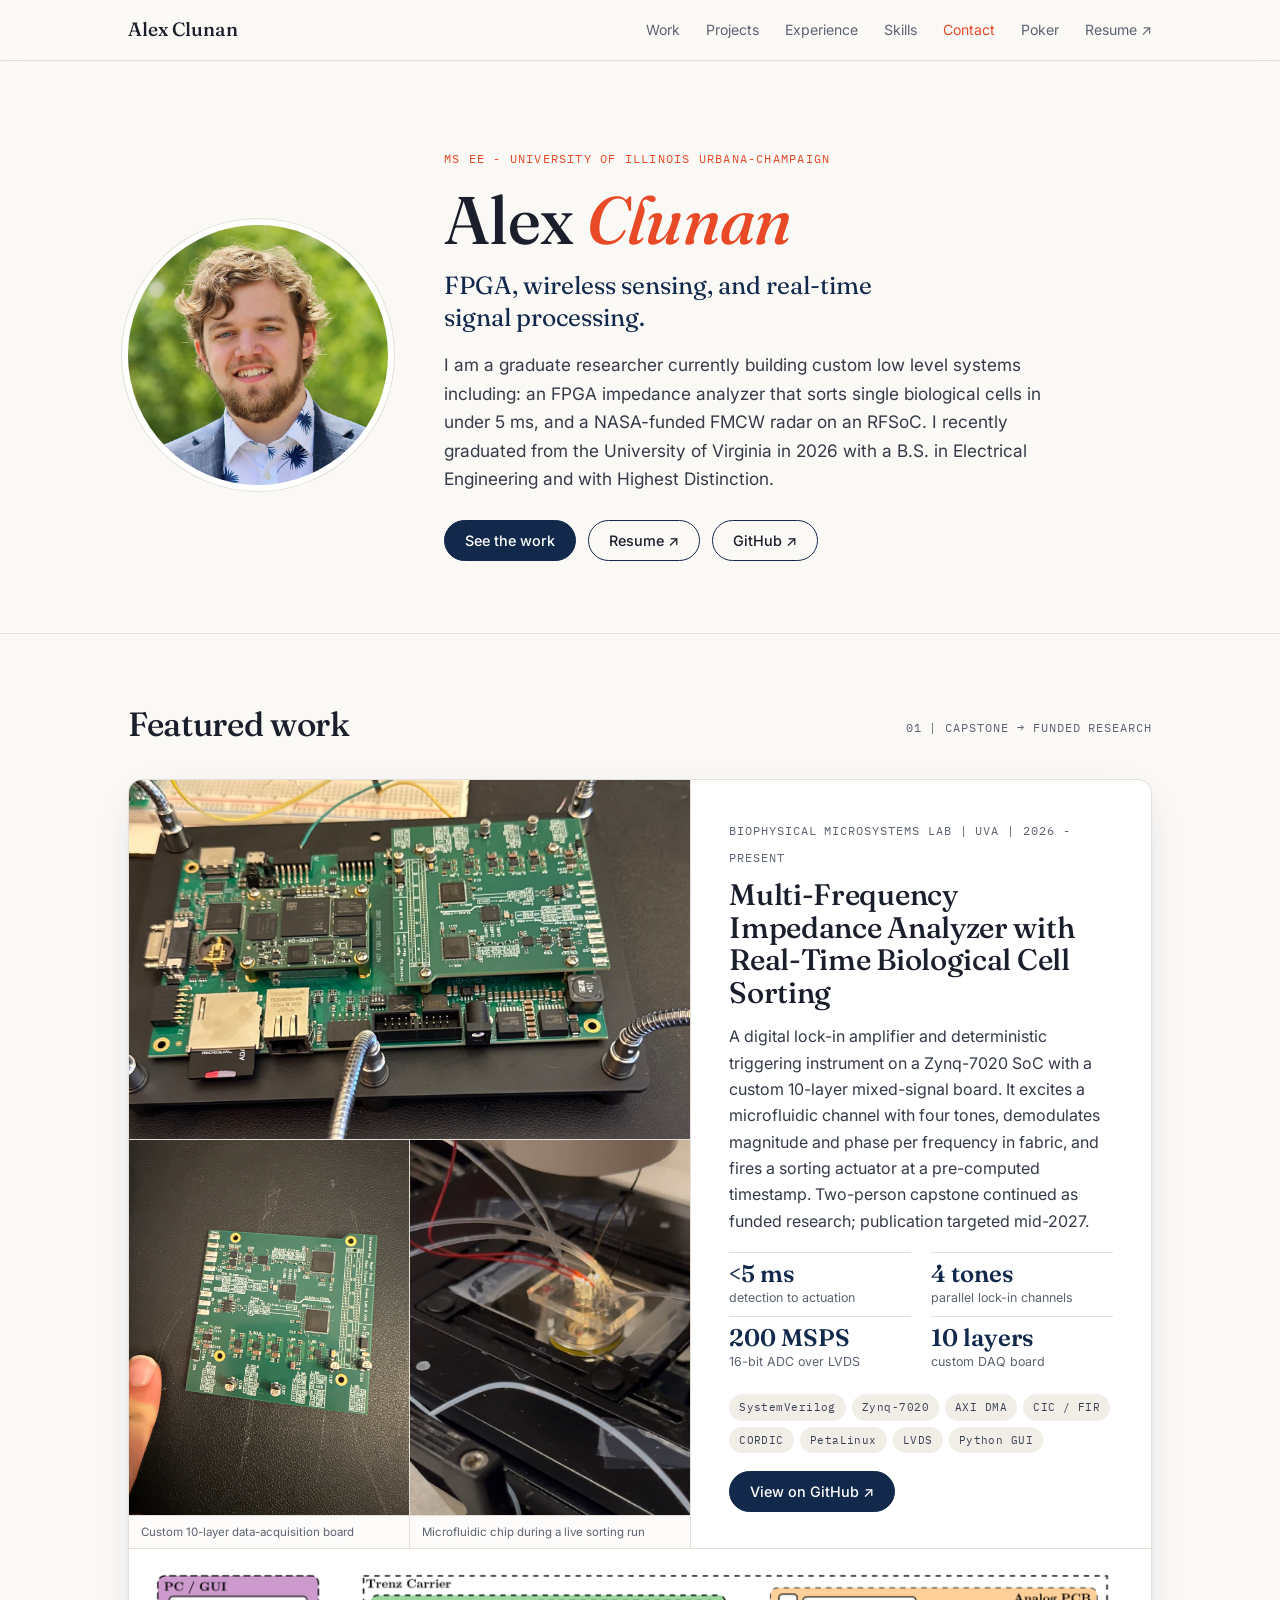
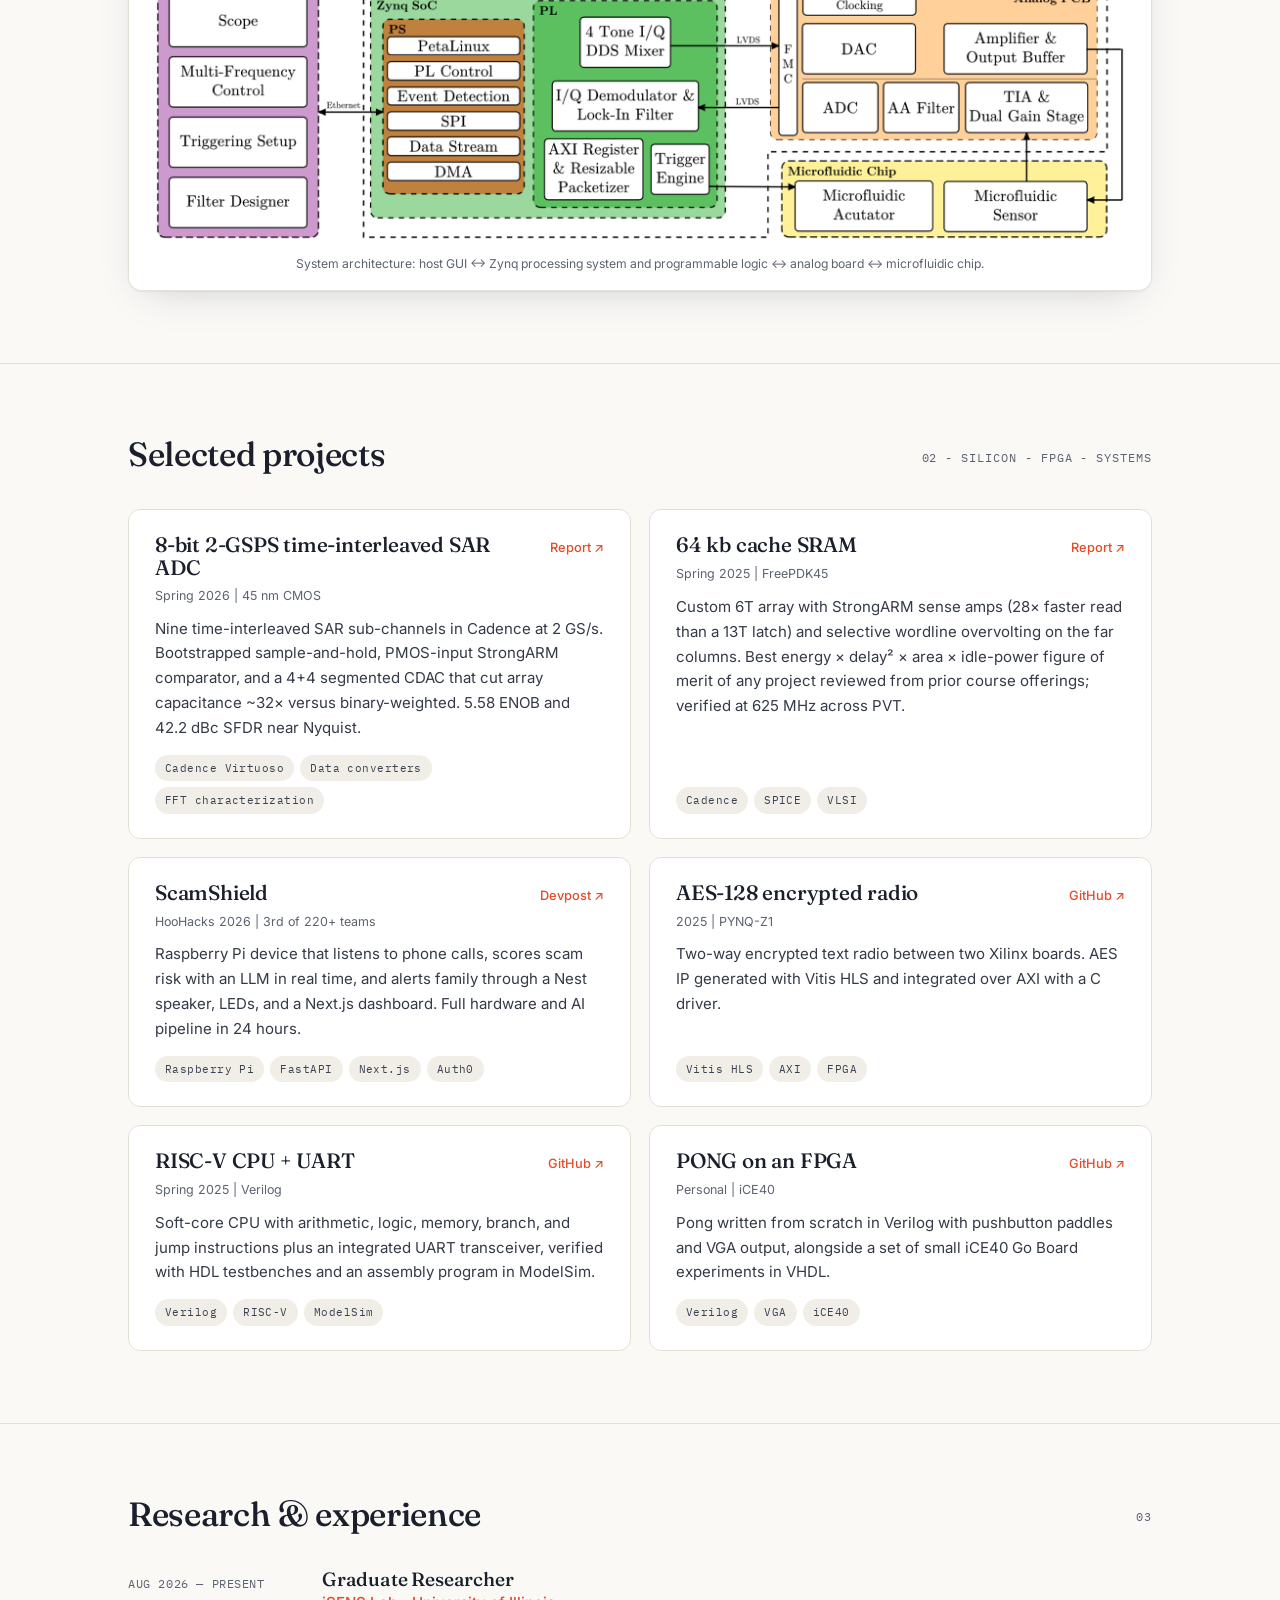
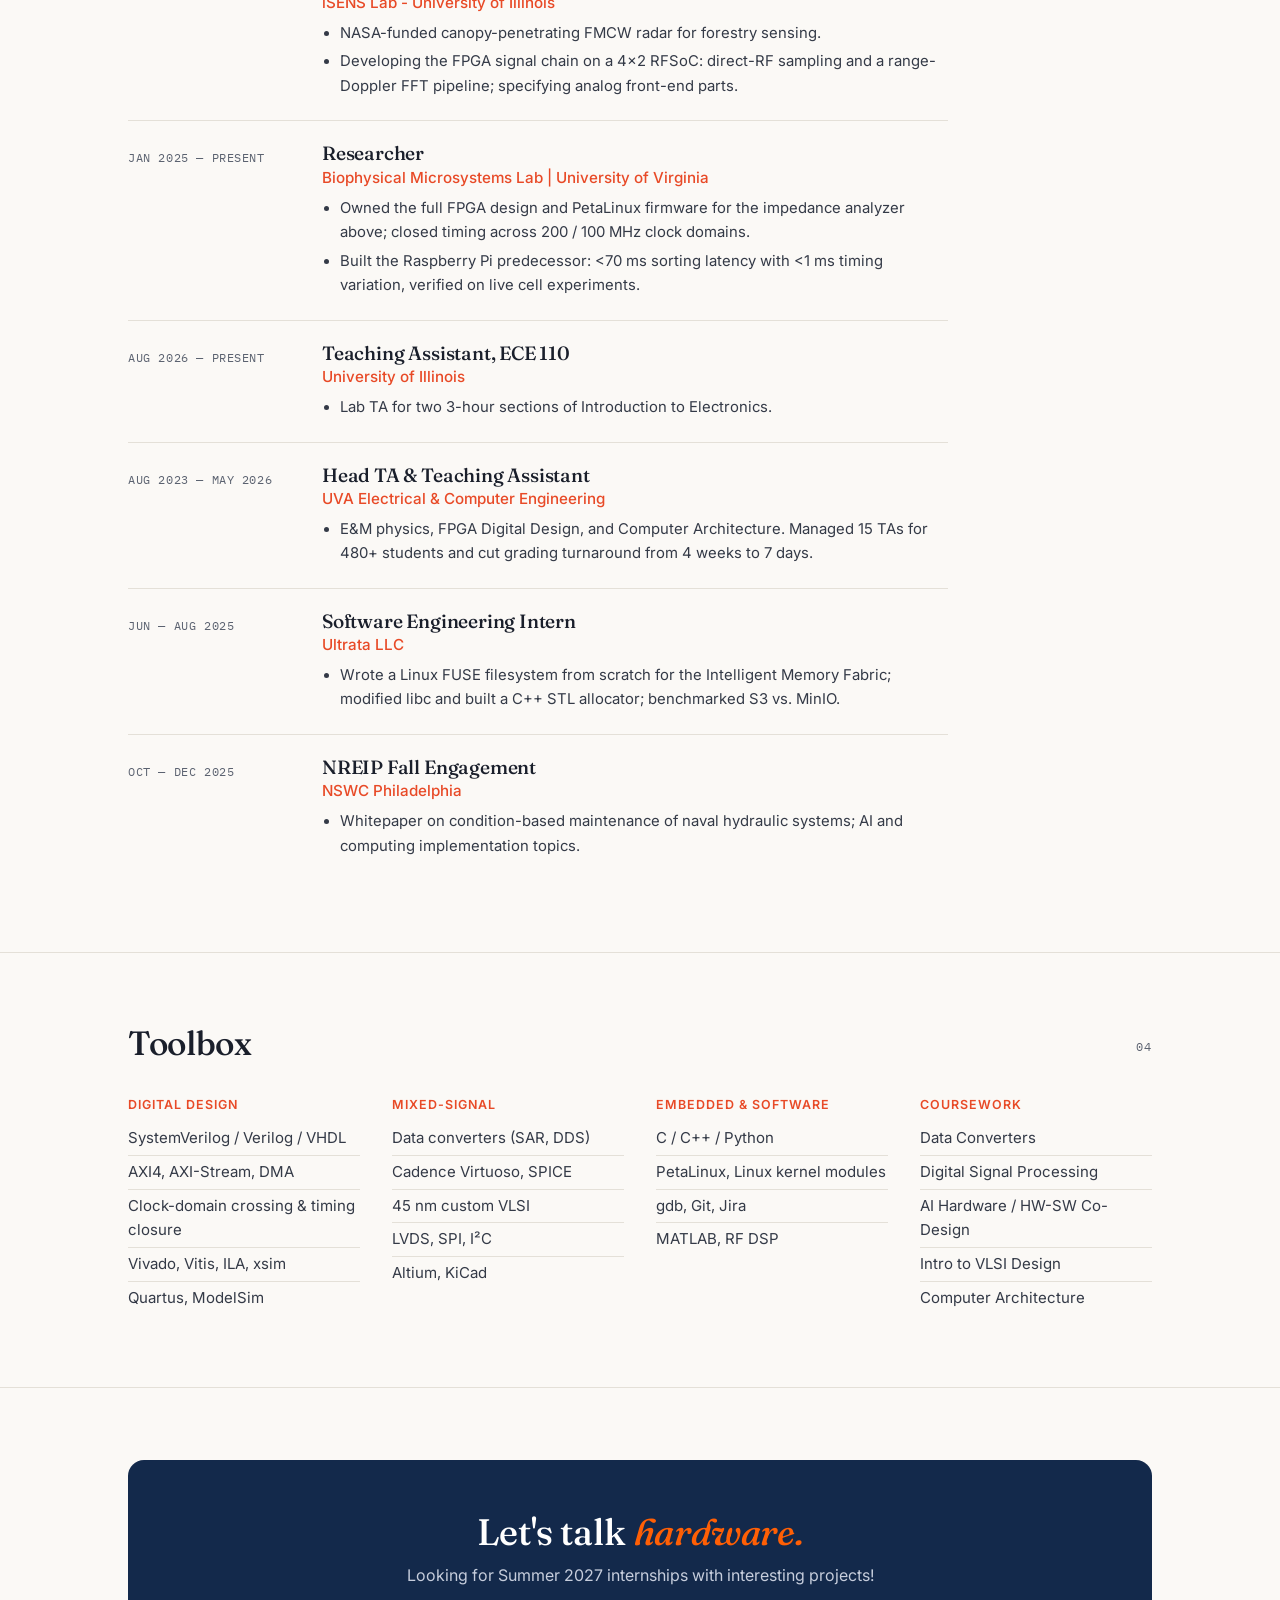
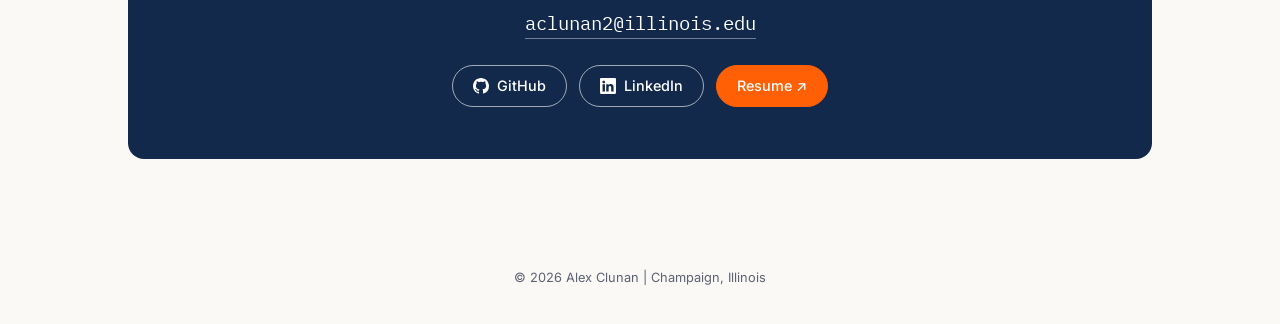
<file: index.html>
<!DOCTYPE html>
<html lang="en">
<head>
    <meta charset="UTF-8">
    <meta name="viewport" content="width=device-width, initial-scale=1.0">
    <title>Alex Clunan | FPGA & Mixed-Signal Instrumentation</title>
    <meta name="description" content="Portfolio of Alex Clunan, M.S. Electrical Engineering student at the University of Illinois.">
    <link rel="canonical" href="https://alexclunan.com/">
    <link rel="icon" href="assets/favicon.svg" type="image/svg+xml">
    <meta property="og:type" content="website">
    <meta property="og:url" content="https://alexclunan.com/">
    <meta property="og:title" content="Alex Clunan | FPGA, DSP, & Wireless Sensing">
    <meta property="og:description" content="M.S. EE student at Illinois">
    <meta property="og:image" content="https://alexclunan.com/assets/img/og.jpg">
    <link rel="preconnect" href="https://fonts.googleapis.com">
    <link rel="preconnect" href="https://fonts.gstatic.com" crossorigin>
    <link href="https://fonts.googleapis.com/css2?family=Fraunces:opsz,wght@9..144,500;9..144,600&family=Inter:wght@400;500;600&family=IBM+Plex+Mono:wght@400;500&display=swap" rel="stylesheet">
    <link rel="stylesheet" href="styles.css">
    <script type="application/ld+json">
    {
      "@context": "https://schema.org",
      "@type": "Person",
      "name": "Alex Clunan",
      "url": "https://alexclunan.com/",
      "image": "https://alexclunan.com/assets/img/headshot.jpg",
      "jobTitle": "Graduate Researcher, Electrical Engineering",
      "affiliation": { "@type": "CollegeOrUniversity", "name": "University of Illinois Urbana-Champaign" },
      "alumniOf": { "@type": "CollegeOrUniversity", "name": "University of Virginia" },
      "sameAs": ["https://github.com/alexclunan", "https://www.linkedin.com/in/alexclunan"]
    }
    </script>
</head>
<body id="top">

    <a href="#main-content" class="skip-link">Skip to main content</a>

    <nav class="nav" aria-label="Primary">
        <div class="wrap nav-inner">
            <a href="#top" class="nav-name">Alex Clunan</a>
            <button type="button" class="nav-toggle" aria-expanded="false" aria-controls="primary-nav" aria-label="Open menu">
                <span class="nav-toggle-bar" aria-hidden="true"></span>
            </button>
            <ul class="nav-links" id="primary-nav">
                <li><a href="#work">Work</a></li>
                <li><a href="#projects">Projects</a></li>
                <li><a href="#experience">Experience</a></li>
                <li><a href="#skills">Skills</a></li>
                <li><a href="#contact">Contact</a></li>
                <li><a href="/poker/">Poker</a></li>
                <li><a href="resume.pdf" target="_blank" rel="noopener noreferrer">Resume ↗</a></li>
            </ul>
        </div>
    </nav>

    <main id="main-content">

    <header class="hero">
        <div class="wrap hero-inner">
            <img class="hero-photo" src="assets/img/headshot.jpg" alt="Alex Clunan" width="800" height="800" fetchpriority="high">
            <div class="hero-text">
                <p class="kicker">MS EE - University of Illinois Urbana-Champaign</p>
                <h1>Alex <em>Clunan</em></h1>
                <p class="hero-tag">FPGA, wireless sensing, and real-time signal processing.</p>
                <p class="hero-body">I am a graduate researcher currently building custom low level systems including: an FPGA impedance analyzer that sorts single biological cells in under 5 ms, and a NASA-funded FMCW radar on an RFSoC. I recently graduated from the University of Virginia in 2026 with a B.S. in Electrical Engineering and with Highest Distinction.</p>
                <div class="btn-row">
                    <a class="btn btn-primary" href="#work">See the work</a>
                    <a class="btn" href="resume.pdf" target="_blank" rel="noopener noreferrer">Resume ↗</a>
                    <a class="btn" href="https://github.com/alexclunan" target="_blank" rel="noopener noreferrer">GitHub ↗</a>
                </div>
            </div>
        </div>
    </header>

    <section id="work" class="section">
        <div class="wrap">
            <div class="section-head">
                <h2>Featured work</h2>
                <span class="mono">01 | Capstone → funded research</span>
            </div>

            <article class="feature">
                <div class="feature-top">
                    <div class="feature-media">
                        <figure class="feature-main">
                            <img src="assets/img/iza_board.jpg" alt="Impedance analyzer data-acquisition board mounted on the Trenz carrier" width="1600" height="1023" loading="lazy">
                        </figure>
                        <div class="feature-thumbs">
                            <figure>
                                <img src="assets/img/custom_pcb.jpg" alt="Custom 10-layer data-acquisition PCB" width="1400" height="1050" loading="lazy">
                                <figcaption>Custom 10-layer data-acquisition board</figcaption>
                            </figure>
                            <figure>
                                <img src="assets/img/microfluidic.jpg" alt="Microfluidic chip on the microscope stage" width="1200" height="967" loading="lazy">
                                <figcaption>Microfluidic chip during a live sorting run</figcaption>
                            </figure>
                        </div>
                    </div>
                    <div class="feature-text">
                        <span class="mono">Biophysical Microsystems Lab | UVA | 2026 - present</span>
                        <h3>Multi-Frequency Impedance Analyzer with Real-Time Biological Cell Sorting</h3>
                        <p>A digital lock-in amplifier and deterministic triggering instrument on a Zynq-7020 SoC with a custom 10-layer mixed-signal board. It excites a microfluidic channel with four tones, demodulates magnitude and phase per frequency in fabric, and fires a sorting actuator at a pre-computed timestamp. Two-person capstone continued as funded research; publication targeted mid-2027.</p>
                        <dl class="stats">
                            <div><dt>&lt;5 ms</dt><dd>detection to actuation</dd></div>
                            <div><dt>4 tones</dt><dd>parallel lock-in channels</dd></div>
                            <div><dt>200 MSPS</dt><dd>16-bit ADC over LVDS</dd></div>
                            <div><dt>10 layers</dt><dd>custom DAQ board</dd></div>
                        </dl>
                        <ul class="chips" aria-label="Technologies">
                            <li>SystemVerilog</li><li>Zynq-7020</li><li>AXI DMA</li><li>CIC / FIR</li><li>CORDIC</li><li>PetaLinux</li><li>LVDS</li><li>Python GUI</li>
                        </ul>
                        <p class="feature-links">
                            <a class="btn btn-primary" href="https://github.com/alexclunan/impedance-analyzer" target="_blank" rel="noopener noreferrer">View on GitHub ↗</a>
                        </p>
                    </div>
                </div>
                <figure class="feature-diagram">
                    <img src="assets/img/iza_arch.png" alt="System architecture diagram: PC GUI, Zynq processing system and programmable logic, analog PCB, microfluidic chip" width="2000" height="562" loading="lazy">
                    <figcaption>System architecture: host GUI ↔ Zynq processing system and programmable logic ↔ analog board ↔ microfluidic chip.</figcaption>
                </figure>
            </article>
        </div>
    </section>

    <section id="projects" class="section">
        <div class="wrap">
            <div class="section-head">
                <h2>Selected projects</h2>
                <span class="mono">02 - Silicon - FPGA - Systems</span>
            </div>
            <div class="project-grid">

                <article class="project">
                    <div class="project-row">
                        <h3>8-bit 2-GSPS time-interleaved SAR ADC</h3>
                        <a href="SAR_ADC.pdf" target="_blank" rel="noopener noreferrer">Report ↗</a>
                    </div>
                    <p class="project-when">Spring 2026 | 45 nm CMOS</p>
                    <p>Nine time-interleaved SAR sub-channels in Cadence at 2 GS/s. Bootstrapped sample-and-hold, PMOS-input StrongARM comparator, and a 4+4 segmented CDAC that cut array capacitance ~32× versus binary-weighted. 5.58 ENOB and 42.2 dBc SFDR near Nyquist.</p>
                    <ul class="chips"><li>Cadence Virtuoso</li><li>Data converters</li><li>FFT characterization</li></ul>
                </article>

                <article class="project">
                    <div class="project-row">
                        <h3>64 kb cache SRAM</h3>
                        <a href="vlsi_report.pdf" target="_blank" rel="noopener noreferrer">Report ↗</a>
                    </div>
                    <p class="project-when">Spring 2025 | FreePDK45</p>
                    <p>Custom 6T array with StrongARM sense amps (28× faster read than a 13T latch) and selective wordline overvolting on the far columns. Best energy × delay² × area × idle-power figure of merit of any project reviewed from prior course offerings; verified at 625 MHz across PVT.</p>
                    <ul class="chips"><li>Cadence</li><li>SPICE</li><li>VLSI</li></ul>
                </article>

                <article class="project">
                    <div class="project-row">
                        <h3>ScamShield</h3>
                        <a href="https://devpost.com/software/scamshield-87rbxe" target="_blank" rel="noopener noreferrer">Devpost ↗</a>
                    </div>
                    <p class="project-when">HooHacks 2026 | 3rd of 220+ teams</p>
                    <p>Raspberry Pi device that listens to phone calls, scores scam risk with an LLM in real time, and alerts family through a Nest speaker, LEDs, and a Next.js dashboard. Full hardware and AI pipeline in 24 hours.</p>
                    <ul class="chips"><li>Raspberry Pi</li><li>FastAPI</li><li>Next.js</li><li>Auth0</li></ul>
                </article>

                <article class="project">
                    <div class="project-row">
                        <h3>AES-128 encrypted radio</h3>
                        <a href="https://github.com/hplp/2025-fpga-design-projects-EncryptedRadio" target="_blank" rel="noopener noreferrer">GitHub ↗</a>
                    </div>
                    <p class="project-when">2025 | PYNQ-Z1</p>
                    <p>Two-way encrypted text radio between two Xilinx boards. AES IP generated with Vitis HLS and integrated over AXI with a C driver.</p>
                    <ul class="chips"><li>Vitis HLS</li><li>AXI</li><li>FPGA</li></ul>
                </article>

                <article class="project">
                    <div class="project-row">
                        <h3>RISC-V CPU + UART</h3>
                        <a href="https://github.com/alexclunan/RISCV_CPU" target="_blank" rel="noopener noreferrer">GitHub ↗</a>
                    </div>
                    <p class="project-when">Spring 2025 | Verilog</p>
                    <p>Soft-core CPU with arithmetic, logic, memory, branch, and jump instructions plus an integrated UART transceiver, verified with HDL testbenches and an assembly program in ModelSim.</p>
                    <ul class="chips"><li>Verilog</li><li>RISC-V</li><li>ModelSim</li></ul>
                </article>

                <article class="project">
                    <div class="project-row">
                        <h3>PONG on an FPGA</h3>
                        <a href="https://github.com/alexclunan/Personal_FPGA_Projects" target="_blank" rel="noopener noreferrer">GitHub ↗</a>
                    </div>
                    <p class="project-when">Personal | iCE40</p>
                    <p>Pong written from scratch in Verilog with pushbutton paddles and VGA output, alongside a set of small iCE40 Go Board experiments in VHDL.</p>
                    <ul class="chips"><li>Verilog</li><li>VGA</li><li>iCE40</li></ul>
                </article>

            </div>
        </div>
    </section>

    <section id="experience" class="section">
        <div class="wrap">
            <div class="section-head">
                <h2>Research &amp; experience</h2>
                <span class="mono">03</span>
            </div>
            <div class="timeline">

                <div class="job">
                    <span class="job-when">Aug 2026 — Present</span>
                    <div>
                        <h3>Graduate Researcher</h3>
                        <p class="job-org">iSENS Lab - University of Illinois</p>
                        <ul>
                            <li>NASA-funded canopy-penetrating FMCW radar for forestry sensing.</li>
                            <li>Developing the FPGA signal chain on a 4×2 RFSoC: direct-RF sampling and a range-Doppler FFT pipeline; specifying analog front-end parts.</li>
                        </ul>
                    </div>
                </div>

                <div class="job">
                    <span class="job-when">Jan 2025 — Present</span>
                    <div>
                        <h3>Researcher</h3>
                        <p class="job-org">Biophysical Microsystems Lab | University of Virginia</p>
                        <ul>
                            <li>Owned the full FPGA design and PetaLinux firmware for the impedance analyzer above; closed timing across 200 / 100 MHz clock domains.</li>
                            <li>Built the Raspberry Pi predecessor: &lt;70 ms sorting latency with &lt;1 ms timing variation, verified on live cell experiments.</li>
                        </ul>
                    </div>
                </div>

                <div class="job">
                    <span class="job-when">Aug 2026 — Present</span>
                    <div>
                        <h3>Teaching Assistant, ECE 110</h3>
                        <p class="job-org">University of Illinois</p>
                        <ul>
                            <li>Lab TA for two 3-hour sections of Introduction to Electronics.</li>
                        </ul>
                    </div>
                </div>

                <div class="job">
                    <span class="job-when">Aug 2023 — May 2026</span>
                    <div>
                        <h3>Head TA &amp; Teaching Assistant</h3>
                        <p class="job-org">UVA Electrical &amp; Computer Engineering</p>
                        <ul>
                            <li>E&amp;M physics, FPGA Digital Design, and Computer Architecture. Managed 15 TAs for 480+ students and cut grading turnaround from 4 weeks to 7 days.</li>
                        </ul>
                    </div>
                </div>

                <div class="job">
                    <span class="job-when">Jun — Aug 2025</span>
                    <div>
                        <h3>Software Engineering Intern</h3>
                        <p class="job-org">Ultrata LLC</p>
                        <ul>
                            <li>Wrote a Linux FUSE filesystem from scratch for the Intelligent Memory Fabric; modified libc and built a C++ STL allocator; benchmarked S3 vs. MinIO.</li>
                        </ul>
                    </div>
                </div>

                <div class="job">
                    <span class="job-when">Oct — Dec 2025</span>
                    <div>
                        <h3>NREIP Fall Engagement</h3>
                        <p class="job-org">NSWC Philadelphia</p>
                        <ul>
                            <li>Whitepaper on condition-based maintenance of naval hydraulic systems; AI and computing implementation topics.</li>
                        </ul>
                    </div>
                </div>

            </div>
        </div>
    </section>

    <section id="skills" class="section">
        <div class="wrap">
            <div class="section-head">
                <h2>Toolbox</h2>
                <span class="mono">04</span>
            </div>
            <div class="skills">
                <div>
                    <h3>Digital design</h3>
                    <ul><li>SystemVerilog / Verilog / VHDL</li><li>AXI4, AXI-Stream, DMA</li><li>Clock-domain crossing &amp; timing closure</li><li>Vivado, Vitis, ILA, xsim</li><li>Quartus, ModelSim</li></ul>
                </div>
                <div>
                    <h3>Mixed-signal</h3>
                    <ul><li>Data converters (SAR, DDS)</li><li>Cadence Virtuoso, SPICE</li><li>45 nm custom VLSI</li><li>LVDS, SPI, I²C</li><li>Altium, KiCad</li></ul>
                </div>
                <div>
                    <h3>Embedded &amp; software</h3>
                    <ul><li>C / C++ / Python</li><li>PetaLinux, Linux kernel modules</li><li>gdb, Git, Jira</li><li>MATLAB, RF DSP</li></ul>
                </div>
                <div>
                    <h3>Coursework</h3>
                    <ul><li>Data Converters</li><li>Digital Signal Processing</li><li>AI Hardware / HW-SW Co-Design</li><li>Intro to VLSI Design</li><li>Computer Architecture</li></ul>
                </div>
            </div>
        </div>
    </section>

    <section id="contact" class="section">
        <div class="wrap">
            <div class="cta">
                <h2>Let's talk <em>hardware.</em></h2>
                <p>Looking for Summer 2027 internships with interesting projects!</p>
                <a class="cta-email" href="mailto:aclunan2@illinois.edu">aclunan2@illinois.edu</a>
                <div class="btn-row btn-row-center">
                    <a class="btn btn-light" href="https://github.com/alexclunan" target="_blank" rel="noopener noreferrer">
                        <svg aria-hidden="true" viewBox="0 0 16 16" width="16" height="16"><path fill="currentColor" d="M8 0C3.58 0 0 3.58 0 8c0 3.54 2.29 6.53 5.47 7.59.4.07.55-.17.55-.38 0-.19-.01-.82-.01-1.49-2.01.37-2.53-.49-2.69-.94-.09-.23-.48-.94-.82-1.13-.28-.15-.68-.52-.01-.53.63-.01 1.08.58 1.23.82.72 1.21 1.87.87 2.33.66.07-.52.28-.87.51-1.07-1.78-.2-3.64-.89-3.64-3.95 0-.87.31-1.59.82-2.15-.08-.2-.36-1.02.08-2.12 0 0 .67-.21 2.2.82.64-.18 1.32-.27 2-.27.68 0 1.36.09 2 .27 1.53-1.04 2.2-.82 2.2-.82.44 1.1.16 1.92.08 2.12.51.56.82 1.27.82 2.15 0 3.07-1.87 3.75-3.65 3.95.29.25.54.73.54 1.48 0 1.07-.01 1.93-.01 2.2 0 .21.15.46.55.38A8.013 8.013 0 0 0 16 8c0-4.42-3.58-8-8-8z"/></svg>
                        GitHub
                    </a>
                    <a class="btn btn-light" href="https://www.linkedin.com/in/alexclunan" target="_blank" rel="noopener noreferrer">
                        <svg aria-hidden="true" viewBox="0 0 16 16" width="16" height="16"><path fill="currentColor" d="M0 1.146C0 .513.526 0 1.175 0h13.65C15.474 0 16 .513 16 1.146v13.708c0 .633-.526 1.146-1.175 1.146H1.175C.526 16 0 15.487 0 14.854V1.146zm4.943 12.248V6.169H2.542v7.225h2.401zm-1.2-8.212c.837 0 1.358-.554 1.358-1.248-.015-.709-.52-1.248-1.342-1.248-.822 0-1.359.54-1.359 1.248 0 .694.521 1.248 1.327 1.248h.016zm4.908 8.212V9.359c0-.216.016-.432.08-.586.173-.431.568-.878 1.232-.878.869 0 1.216.662 1.216 1.634v3.865h2.401V9.25c0-2.22-1.184-3.252-2.764-3.252-1.274 0-1.845.7-2.165 1.193v.025h-.016a5.54 5.54 0 0 1 .016-.025V6.169h-2.4c.03.678 0 7.225 0 7.225h2.4z"/></svg>
                        LinkedIn
                    </a>
                    <a class="btn btn-accent" href="resume.pdf" target="_blank" rel="noopener noreferrer">Resume ↗</a>
                </div>
            </div>
        </div>
    </section>

    </main>

    <footer class="footer">
        <p>© 2026 Alex Clunan | Champaign, Illinois</p>
    </footer>

    <script src="script.js"></script>
</body>
</html>
</file>
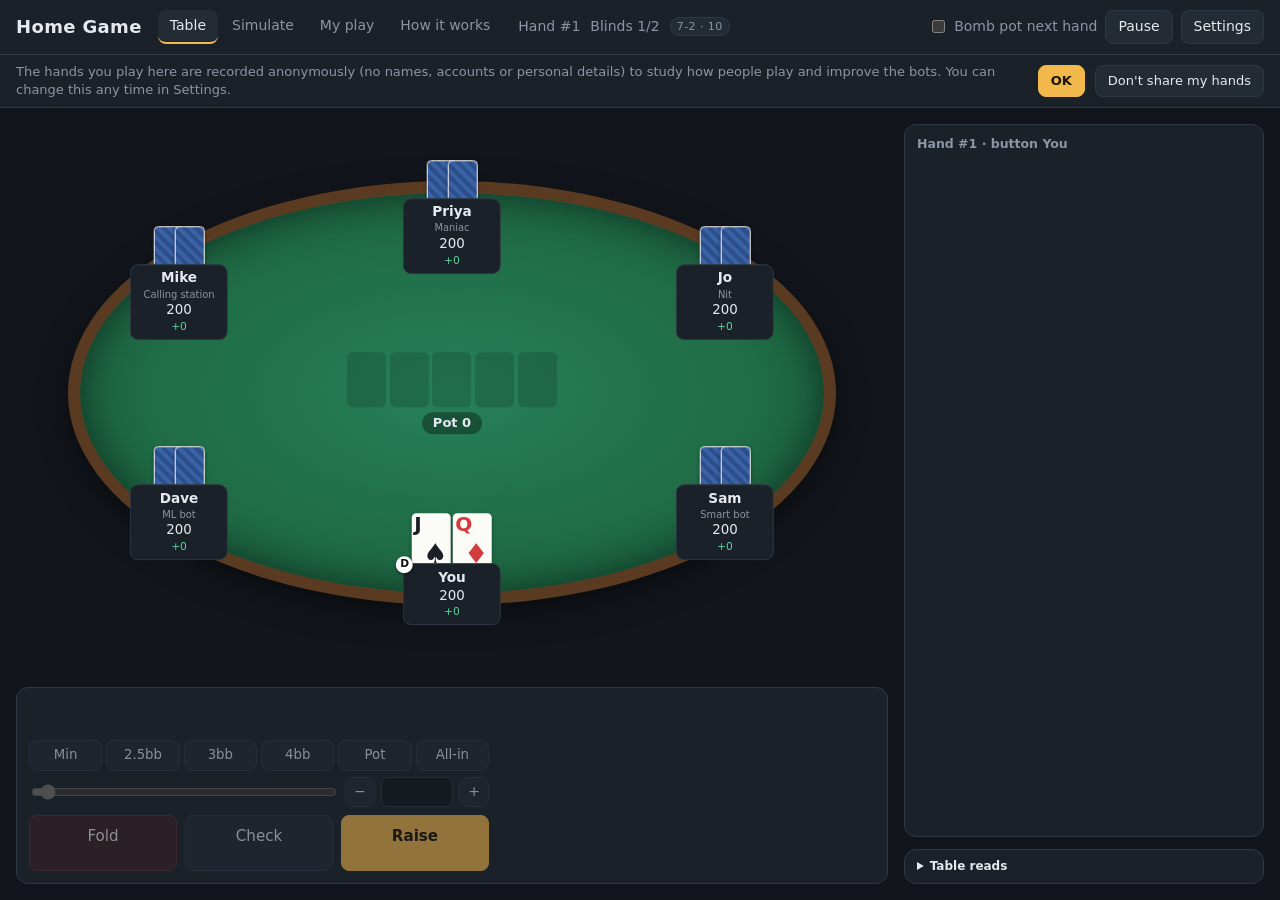
<file: poker/index.html>
<!doctype html>
<html lang="en">
  <head>
    <meta charset="UTF-8" />
    <meta name="viewport" content="width=device-width, initial-scale=1.0" />
    <title>Home Game</title>
    <script type="module" crossorigin src="/poker/assets/index-CY9Az0na.js"></script>
    <link rel="stylesheet" crossorigin href="/poker/assets/index-BjJtQaNx.css">
  </head>
  <body>
    <div id="root"></div>
  </body>
</html>
</file>
<file: styles.css>
/* ==========================================================================
   alexclunan.com — editorial theme (Illini palette)
   ========================================================================== */

:root {
    /* University of Illinois palette */
    --blue: #13294B;
    --orange: #FF5F05;
    --orange-dark: #E84A27;

    --bg: #FBF9F6;
    --paper: #FFFFFF;
    --ink: #1A1F2B;
    --text: #343A47;
    --dim: #5B6270;
    --rule: #E4E0D8;
    --chip: #F1EEE8;

    --serif: 'Fraunces', Georgia, 'Times New Roman', serif;
    --sans: 'Inter', system-ui, -apple-system, 'Segoe UI', sans-serif;
    --mono: 'IBM Plex Mono', ui-monospace, 'SF Mono', Menlo, monospace;

    --radius: 12px;
    --radius-lg: 14px;
    --wrap: 1080px;
}

*, *::before, *::after { box-sizing: border-box; margin: 0; padding: 0; }

html { scroll-behavior: smooth; scroll-padding-top: 72px; }

@media (prefers-reduced-motion: reduce) {
    html { scroll-behavior: auto; }
    *, *::before, *::after { transition: none !important; animation: none !important; }
}

body {
    background: var(--bg);
    color: var(--ink);
    font-family: var(--sans);
    font-size: 16px;
    line-height: 1.65;
    -webkit-font-smoothing: antialiased;
}

a { color: inherit; text-decoration: none; }
ul { list-style: none; }
img { max-width: 100%; height: auto; display: block; }
strong { font-weight: 600; color: var(--blue); }

h1, h2, h3 {
    font-family: var(--serif);
    font-weight: 500;
    letter-spacing: -0.01em;
    line-height: 1.1;
}

a:focus-visible, button:focus-visible {
    outline: 2px solid var(--orange);
    outline-offset: 3px;
    border-radius: 4px;
}

.wrap { max-width: var(--wrap); margin: 0 auto; padding: 0 28px; }

.mono {
    font-family: var(--mono);
    font-size: 0.74rem;
    letter-spacing: 0.08em;
    text-transform: uppercase;
    color: var(--dim);
}

.kicker {
    font-family: var(--mono);
    font-size: 0.76rem;
    letter-spacing: 0.1em;
    text-transform: uppercase;
    color: var(--orange-dark);
    margin-bottom: 14px;
}

/* Skip link ------------------------------------------------------------- */
.skip-link {
    position: absolute;
    left: -10000px;
    top: auto;
    width: 1px;
    height: 1px;
    overflow: hidden;
}
.skip-link:focus-visible {
    left: 1rem;
    top: 1rem;
    width: auto;
    height: auto;
    padding: 0.75rem 1rem;
    z-index: 1000;
    background: var(--paper);
    border: 1px solid var(--blue);
    border-radius: 8px;
    font-weight: 600;
}

/* Buttons ---------------------------------------------------------------- */
.btn {
    display: inline-flex;
    align-items: center;
    gap: 8px;
    padding: 11px 20px;
    border-radius: 999px;
    border: 1px solid var(--blue);
    font-size: 0.9rem;
    font-weight: 500;
    line-height: 1.2;
    transition: background 0.15s, color 0.15s, border-color 0.15s;
}
.btn:hover { background: var(--blue); color: #fff; }
.btn-primary { background: var(--blue); color: #fff; }
.btn-primary:hover { background: var(--orange-dark); border-color: var(--orange-dark); }
.btn-accent { background: var(--orange); border-color: var(--orange); color: #fff; }
.btn-accent:hover { background: var(--orange-dark); border-color: var(--orange-dark); }
.btn-light { border-color: rgba(255, 255, 255, 0.6); color: #fff; }
.btn-light:hover { background: #fff; color: var(--blue); }

.btn-row { display: flex; flex-wrap: wrap; gap: 12px; }
.btn-row-center { justify-content: center; }

/* Nav -------------------------------------------------------------------- */
.nav {
    position: sticky;
    top: 0;
    z-index: 50;
    background: rgba(251, 249, 246, 0.85);
    backdrop-filter: blur(10px);
    -webkit-backdrop-filter: blur(10px);
    border-bottom: 1px solid var(--rule);
}
.nav-inner {
    display: flex;
    justify-content: space-between;
    align-items: center;
    min-height: 60px;
    gap: 16px;
}
.nav-name { font-family: var(--serif); font-size: 1.2rem; font-weight: 500; }

.nav-links { display: flex; gap: 26px; font-size: 0.88rem; color: var(--dim); }
.nav-links a { padding: 4px 0; transition: color 0.15s; }
.nav-links a:hover, .nav-links a.is-active { color: var(--orange-dark); }

.nav-toggle {
    display: none;
    width: 44px;
    height: 44px;
    border: 1px solid var(--rule);
    border-radius: 8px;
    background: var(--paper);
    cursor: pointer;
    position: relative;
}
.nav-toggle-bar,
.nav-toggle-bar::before,
.nav-toggle-bar::after {
    position: absolute;
    left: 12px;
    width: 18px;
    height: 2px;
    background: var(--blue);
    border-radius: 2px;
    transition: transform 0.2s, opacity 0.2s;
}
.nav-toggle-bar { top: 21px; }
.nav-toggle-bar::before { content: ""; left: 0; top: -6px; }
.nav-toggle-bar::after { content: ""; left: 0; top: 6px; }
.nav.is-open .nav-toggle-bar { background: transparent; }
.nav.is-open .nav-toggle-bar::before { transform: translateY(6px) rotate(45deg); }
.nav.is-open .nav-toggle-bar::after { transform: translateY(-6px) rotate(-45deg); }

/* Hero ------------------------------------------------------------------- */
.hero { padding: 88px 0 72px; border-bottom: 1px solid var(--rule); }
.hero-inner {
    display: grid;
    grid-template-columns: auto 1fr;
    gap: 56px;
    align-items: center;
}
.hero-photo {
    width: 260px;
    height: 260px;
    border-radius: 50%;
    object-fit: cover;
    box-shadow: 0 0 0 6px var(--paper), 0 0 0 7px var(--rule);
}
.hero h1 { font-size: clamp(2.8rem, 5.6vw, 4.2rem); margin-bottom: 12px; }
.hero h1 em { font-style: italic; color: var(--orange-dark); }
.hero-tag {
    font-family: var(--serif);
    font-size: clamp(1.25rem, 2.2vw, 1.55rem);
    color: var(--blue);
    line-height: 1.3;
    margin-bottom: 18px;
    max-width: 30ch;
}
.hero-body { font-size: 1.08rem; color: var(--text); max-width: 58ch; margin-bottom: 26px; }

/* Sections --------------------------------------------------------------- */
.section { padding: 72px 0; }
.section + .section { border-top: 1px solid var(--rule); }
.section-head {
    display: flex;
    justify-content: space-between;
    align-items: flex-end;
    gap: 16px;
    margin-bottom: 36px;
}
.section-head h2 { font-size: clamp(1.8rem, 3vw, 2.1rem); }
.section-head .mono { padding-bottom: 6px; text-align: right; }

/* Chips & stats ---------------------------------------------------------- */
.chips { display: flex; flex-wrap: wrap; gap: 6px; }
.chips li {
    font-family: var(--mono);
    font-size: 0.7rem;
    letter-spacing: 0.04em;
    padding: 4px 10px;
    border-radius: 999px;
    background: var(--chip);
    color: #3A4152;
}

.stats {
    display: grid;
    grid-template-columns: 1fr 1fr;
    gap: 8px 20px;
    margin: 18px 0 22px;
}
.stats div { border-top: 1px solid var(--rule); padding-top: 8px; }
.stats dt {
    font-family: var(--serif);
    font-size: 1.5rem;
    font-weight: 600;
    color: var(--blue);
    line-height: 1.1;
}
.stats dd { font-size: 0.78rem; color: var(--dim); }

/* Featured work ---------------------------------------------------------- */
.feature {
    background: var(--paper);
    border: 1px solid var(--rule);
    border-radius: var(--radius-lg);
    overflow: hidden;
    box-shadow: 0 1px 2px rgba(19, 41, 75, 0.05), 0 12px 40px -18px rgba(19, 41, 75, 0.25);
}
.feature-top { display: grid; grid-template-columns: 1.1fr 0.9fr; }
.feature-media {
    display: flex;
    flex-direction: column;
    border-right: 1px solid var(--rule);
    background: #FDFCFA;
}
.feature-main { margin: 0; }
.feature-main img { width: 100%; height: auto; }
.feature-thumbs {
    display: grid;
    grid-template-columns: 1fr 1fr;
    flex: 1;
    border-top: 1px solid var(--rule);
}
.feature-thumbs figure { display: flex; flex-direction: column; min-height: 0; margin: 0; }
.feature-thumbs figure:first-child { border-right: 1px solid var(--rule); }
.feature-thumbs img {
    width: 100%;
    flex: 1 1 auto;
    min-height: 160px;
    object-fit: cover;
}
.feature-thumbs figcaption {
    font-size: 0.72rem;
    color: var(--dim);
    padding: 8px 12px;
    border-top: 1px solid var(--rule);
    line-height: 1.4;
}
.feature-text { padding: 36px 38px; }
.feature-text h3 { font-size: clamp(1.5rem, 2.4vw, 1.85rem); margin: 10px 0 14px; }
.feature-text p { color: var(--text); margin-bottom: 16px; }
.feature-links { margin-top: 18px; margin-bottom: 0 !important; }

.feature-diagram {
    border-top: 1px solid var(--rule);
    background: #fff;
    padding: 20px 22px 16px;
    margin: 0;
}
.feature-diagram img { width: 100%; height: auto; }
.feature-diagram figcaption { font-size: 0.76rem; color: var(--dim); margin-top: 10px; text-align: center; }

/* Projects --------------------------------------------------------------- */
.project-grid { display: grid; grid-template-columns: 1fr 1fr; gap: 18px; }
.project {
    background: var(--paper);
    border: 1px solid var(--rule);
    border-radius: var(--radius);
    padding: 24px 26px;
    display: flex;
    flex-direction: column;
    transition: border-color 0.15s, transform 0.15s;
}
.project:hover { border-color: var(--blue); transform: translateY(-2px); }
.project-row {
    display: flex;
    justify-content: space-between;
    align-items: baseline;
    gap: 12px;
    margin-bottom: 6px;
}
.project h3 { font-size: 1.3rem; }
.project-row a {
    font-size: 0.8rem;
    color: var(--orange-dark);
    white-space: nowrap;
    font-weight: 500;
}
.project-row a:hover { text-decoration: underline; }
.project-when { font-size: 0.78rem; color: var(--dim); margin-bottom: 10px; }
.project > p:not(.project-when) { font-size: 0.94rem; color: var(--text); flex: 1; margin-bottom: 14px; }

/* Experience ------------------------------------------------------------- */
.timeline { max-width: 820px; }
.job {
    display: grid;
    grid-template-columns: 170px 1fr;
    gap: 24px;
    padding: 22px 0;
    border-top: 1px solid var(--rule);
}
.job:first-child { border-top: 0; padding-top: 0; }
.job-when {
    font-family: var(--mono);
    font-size: 0.74rem;
    letter-spacing: 0.05em;
    text-transform: uppercase;
    color: var(--dim);
    padding-top: 5px;
}
.job h3 { font-size: 1.2rem; }
.job-org { color: var(--orange-dark); font-size: 0.95rem; font-weight: 500; margin-bottom: 6px; }
.job ul { list-style: disc; padding-left: 18px; font-size: 0.93rem; color: var(--text); }
.job li + li { margin-top: 4px; }

/* Skills ----------------------------------------------------------------- */
.skills { display: grid; grid-template-columns: repeat(4, 1fr); gap: 28px 32px; }
.skills h3 {
    font-family: var(--sans);
    font-size: 0.78rem;
    letter-spacing: 0.08em;
    text-transform: uppercase;
    color: var(--orange-dark);
    font-weight: 600;
    margin-bottom: 10px;
}
.skills li { font-size: 0.94rem; padding: 4px 0; border-bottom: 1px solid var(--rule); color: var(--text); }
.skills li:last-child { border-bottom: 0; }

/* Contact ---------------------------------------------------------------- */
.cta {
    background: var(--blue);
    color: #fff;
    border-radius: 16px;
    padding: 52px 40px;
    text-align: center;
}
.cta h2 { font-size: clamp(1.9rem, 3.5vw, 2.3rem); margin-bottom: 10px; }
.cta h2 em { font-style: italic; color: var(--orange); }
.cta p { color: #C6CDDC; margin-bottom: 18px; max-width: 52ch; margin-left: auto; margin-right: auto; }
.cta-email {
    display: inline-block;
    font-family: var(--mono);
    font-size: clamp(1rem, 3.5vw, 1.2rem);
    color: #fff;
    border-bottom: 1px solid rgba(255, 255, 255, 0.4);
    margin-bottom: 26px;
    overflow-wrap: anywhere;
}
.cta-email:hover { color: var(--orange); border-color: var(--orange); }

.footer { padding: 36px 0; text-align: center; font-size: 0.8rem; color: var(--dim); }

/* Responsive ------------------------------------------------------------- */
@media (max-width: 960px) {
    .feature-top { grid-template-columns: 1fr; }
    .feature-media { border-right: 0; border-bottom: 1px solid var(--rule); }
    .skills { grid-template-columns: 1fr 1fr; }
}

@media (max-width: 720px) {
    .wrap { padding: 0 20px; }
    .hero { padding: 56px 0 52px; }
    .hero-inner { grid-template-columns: 1fr; gap: 28px; }
    .hero-photo { width: 168px; height: 168px; }
    .section { padding: 52px 0; }
    .section-head { flex-direction: column; align-items: flex-start; gap: 6px; margin-bottom: 26px; }
    .section-head .mono { text-align: left; padding-bottom: 0; }
    .feature-text { padding: 26px 22px; }
    .feature-media { padding: 12px; }
    .feature-thumbs img { min-height: 130px; }
    .feature-diagram { padding: 14px 12px 12px; overflow-x: auto; }
    .feature-diagram img { min-width: 640px; }
    .project-grid { grid-template-columns: 1fr; }
    .job { grid-template-columns: 1fr; gap: 6px; }
    .skills { grid-template-columns: 1fr; gap: 22px; }
    .cta { padding: 40px 22px; }

    /* Mobile nav */
    .nav-toggle { display: inline-flex; }
    .nav-links {
        display: none;
        flex-direction: column;
        gap: 0;
        width: 100%;
        padding: 6px 0 14px;
        border-top: 1px solid var(--rule);
    }
    .nav-links li a { display: block; padding: 11px 0; font-size: 1rem; }
    .nav.is-open .nav-links { display: flex; }
    .nav-inner { flex-wrap: wrap; }
}
</file>
<file: poker/assets/index-BjJtQaNx.css>
:root{--bg: #12161c;--panel: #1b2129;--panel-2: #232b35;--border: #2f3946;--text: #e6e9ee;--muted: #8b95a3;--felt: #1f6b45;--felt-edge: #5a3b22;--accent: #f2b84b;--good: #5ad19a;--bad: #ef6b6b;--card: #fbfbf8;--card-red: #d23c3c;--card-black: #1b1f24;color-scheme:dark}*{box-sizing:border-box}body{margin:0;background:var(--bg);color:var(--text);font:14px/1.4 system-ui,-apple-system,Segoe UI,sans-serif}button{font:inherit;color:var(--text);background:var(--panel-2);border:1px solid var(--border);border-radius:8px;padding:6px 12px;cursor:pointer}button:hover{border-color:var(--muted)}button.primary,button.raise{background:var(--accent);color:#1a1407;border-color:var(--accent);font-weight:600}button.fold{background:#3a2226;border-color:#5c3036}input{font:inherit;color:var(--text);background:var(--bg);border:1px solid var(--border);border-radius:6px;padding:4px 8px}.app{display:flex;flex-direction:column;min-height:100vh}header{display:flex;align-items:center;gap:16px;flex-wrap:wrap;padding:10px 16px;border-bottom:1px solid var(--border);background:var(--panel)}header h1{font-size:18px;margin:0;letter-spacing:.02em}.share-notice{display:flex;align-items:center;gap:10px;flex-wrap:wrap;padding:8px 16px;border-bottom:1px solid var(--border);background:var(--panel);color:var(--muted);font-size:13px}.share-notice span{flex:1 1 320px}.meta{display:flex;gap:10px;align-items:center;color:var(--muted);flex-wrap:wrap}.controls{margin-left:auto;display:flex;gap:8px;align-items:center}.toggle{display:flex;gap:6px;align-items:center;color:var(--muted);cursor:pointer}.tag{display:inline-block;font-size:11px;padding:1px 6px;border-radius:999px;background:var(--panel-2);border:1px solid var(--border);color:var(--muted);text-transform:uppercase;letter-spacing:.04em}.tag.bomb{background:#7a2e1d;border-color:#b4472c;color:#ffd9cc}.tag.nit{margin-left:6px;background:#3b3357;border-color:#5d4f8c;color:#d8ccff}main{flex:1;display:grid;grid-template-columns:minmax(0,1fr) 360px;gap:16px;padding:16px}@media (max-width: 900px){main{grid-template-columns:1fr}}.table-col{display:flex;flex-direction:column;gap:12px;min-width:0}.table-wrap{width:100%;margin:0 auto;position:relative}.table-wrap.fit{flex:1 1 auto;min-height:0;display:flex;align-items:center;justify-content:center;overflow:hidden}.felt{position:relative;flex-shrink:0;border-radius:50%;background:radial-gradient(ellipse at center,#26805a 0%,var(--felt) 60%,#17543a 100%);border:1em solid var(--felt-edge);box-shadow:inset 0 0 40px #00000080,0 10px 30px #00000080}.felt-empty{width:100%;aspect-ratio:2 / 1}.center{position:absolute;left:50%;top:50%;transform:translate(-50%,-50%);display:flex;flex-direction:column;align-items:center;gap:.4em}.boards{display:flex;flex-direction:column;gap:.3em}.board{display:flex;gap:.3em}.slot{width:3.15em;height:4.4em;border-radius:.43em;background:#00000026;position:relative}.pot{background:#00000059;padding:.15em .85em;border-radius:999px;font-weight:600;white-space:nowrap}.card{position:relative;width:3.15em;height:4.4em;border-radius:.43em;background:var(--card);color:var(--card-black);flex-shrink:0;font-weight:700;box-shadow:0 2px 4px #0006;line-height:1;overflow:hidden}.card .idx{position:absolute;left:.2em;top:.16em;display:flex;flex-direction:column;align-items:center}.card .rank{font-size:1.5em;font-weight:800;letter-spacing:-.06em;line-height:.95}.card .suit{font-size:1.2em;line-height:1}.card .pip{position:absolute;right:.12em;bottom:.02em;font-size:2em;line-height:1}.card.red{color:var(--card-red)}.card.small{width:2.45em;height:3.43em;border-radius:.36em}.card.small .rank{font-size:1.3em}.card.small .suit{font-size:1.05em}.card.small .pip{font-size:1.5em}.seat:not(.hero) .hole .card.small+.card.small,.seat:not(.hero) .hole span+span .card.small{margin-left:-.9em}.seat .hole>span{display:contents}.card.back{background:repeating-linear-gradient(45deg,#2c4f8a,#2c4f8a 4px,#3a62a6 4px,#3a62a6 8px);border:.14em solid #f4f4f4}.seat{position:absolute;transform:translate(-50%,-50%);display:flex;flex-direction:column;align-items:center;gap:.15em;width:8.6em}.seat .hole{display:flex;gap:.15em;height:3.43em;margin-bottom:-.55em;z-index:1}.plate{background:var(--panel);border:.14em solid var(--border);border-radius:.7em;padding:.3em .7em;text-align:center;min-width:7.9em;max-width:8.6em;position:relative;z-index:2}.plate .name{font-weight:600;white-space:nowrap;overflow:hidden;text-overflow:ellipsis}.plate .stack{font-variant-numeric:tabular-nums}.plate .net{font-size:.8em;font-variant-numeric:tabular-nums}.net.up{color:var(--good)}.net.down{color:var(--bad)}.seat.acting .plate{border-color:var(--accent);box-shadow:0 0 .85em #f2b84b99}.seat.folded{opacity:.45}.seat.winner .plate{border-color:var(--good);box-shadow:0 0 .85em #5ad19a99}.last-action{font-size:.86em;color:var(--muted);background:#00000080;padding:0 .45em;border-radius:.3em;white-space:nowrap}.bet{position:absolute;transform:translate(-50%,-50%);background:#0d0f12cc;border:.14em dashed var(--accent);color:var(--accent);border-radius:999px;padding:0 .6em;font-weight:600;font-size:.93em;white-space:nowrap}.dealer{position:absolute;transform:translate(-50%,-50%);width:1.6em;height:1.6em;border-radius:50%;background:#fff;color:#111;font-weight:800;font-size:.86em;display:flex;align-items:center;justify-content:center}.bottom-bar{min-height:92px;background:var(--panel);border:1px solid var(--border);border-radius:12px;padding:12px}.idle{display:flex;gap:12px;align-items:center;height:100%}.waiting{color:var(--muted)}.action-bar{display:flex;flex-direction:column;gap:8px;width:100%;max-width:460px}.action-bar .buttons{display:grid;grid-auto-flow:column;grid-auto-columns:1fr;gap:8px}.action-bar .buttons button{padding:10px 12px;font-size:15px;display:flex;flex-direction:column;align-items:center;line-height:1.2}.action-bar .buttons button small{font-size:11px;font-weight:500;opacity:.75}.sizing{display:flex;flex-direction:column;gap:6px}.presets{display:grid;grid-auto-flow:column;grid-auto-columns:1fr;gap:4px}.presets button{padding:5px 4px;font-size:13px}.presets button.on{border-color:var(--accent);color:var(--accent)}.amount-row{display:flex;gap:6px;align-items:center}.amount-row input[type=range]{flex:1;min-width:0;accent-color:var(--accent)}.amount-row .amount{width:72px;text-align:right}.amount-row .step{width:30px;padding:4px 0}.side{display:flex;flex-direction:column;gap:12px;max-height:calc(100vh - 100px);min-height:0}.log{background:var(--panel);border:1px solid var(--border);border-radius:12px;padding:10px 12px;flex:1;min-height:160px;overflow-y:auto;font-size:12.5px}.log-hand+.log-hand{margin-top:10px;padding-top:10px;border-top:1px solid var(--border)}.log-title{font-weight:600;color:var(--muted);margin-bottom:4px}.log-line.board{color:#9fd3ff}.log-line.win{color:var(--good)}.log-line.bounty{color:var(--accent);font-weight:600}.log-line.nit{color:#c9b6ff;font-weight:600}.log-line.post,.log-line.refund{color:var(--muted)}.modal-backdrop{position:fixed;top:0;right:0;bottom:0;left:0;background:#0009;display:flex;align-items:center;justify-content:center;z-index:10;padding:16px}.modal{background:var(--panel);border:1px solid var(--border);border-radius:14px;padding:18px 22px;width:560px;max-width:100%;max-height:90vh;overflow-y:auto}.modal h2{margin:0 0 8px}.modal h3{margin:14px 0 6px;font-size:13px;text-transform:uppercase;letter-spacing:.06em;color:var(--muted)}.field{display:flex;align-items:center;justify-content:space-between;gap:10px;padding:3px 0}.field span small{display:block;color:var(--muted);font-size:11px}.field input[type=number]{width:90px}.field input:not([type]){flex:1;max-width:300px}.field.check{justify-content:flex-start;cursor:pointer}.grid{display:grid;grid-template-columns:1fr 1fr;column-gap:20px}.rule{display:grid;grid-template-columns:1fr 1fr;column-gap:20px;align-items:center}.modal-actions{display:flex;justify-content:flex-end;gap:8px;margin-top:16px}.seat.out{opacity:.4}.last-action{animation:fade-in calc(.25s / var(--speed)) ease-out}.last-action.win{color:#0f2a1c;background:var(--good);font-weight:700}.seat.winner .plate{animation:glow calc(.9s / var(--speed)) ease-in-out 2}select{font:inherit;color:var(--text);background:var(--bg);border:1px solid var(--border);border-radius:6px;padding:4px 8px}.anim-deal{animation:deal calc(.32s / var(--speed)) cubic-bezier(.2,.8,.3,1) both}.anim-flip{animation:flip calc(.38s / var(--speed)) ease-out both}.anim-pop{animation:pop calc(.22s / var(--speed)) ease-out both}@keyframes deal{0%{opacity:0;transform:translateY(-60px) scale(.5) rotate(-15deg)}to{opacity:1;transform:none}}@keyframes flip{0%{opacity:0;transform:perspective(400px) rotateY(90deg) translateY(-6px)}to{opacity:1;transform:none}}@keyframes pop{0%{opacity:0;transform:translate(-50%,-50%) scale(.4)}to{opacity:1;transform:translate(-50%,-50%) scale(1)}}@keyframes fade-in{0%{opacity:0;transform:translateY(4px)}to{opacity:1;transform:none}}@keyframes glow{50%{box-shadow:0 0 26px #5ad19af2}}.chip-flight{position:absolute;transform:translate(-50%,-50%);z-index:5;pointer-events:none;background:var(--accent);color:#1a1407;font-weight:700;font-size:.86em;border-radius:999px;padding:.07em .6em;box-shadow:0 2px 6px #00000080;animation:fly calc(.6s / var(--speed)) ease-in-out both}@keyframes fly{0%{left:var(--fx);top:var(--fy);opacity:1}85%{opacity:1}to{left:var(--tx);top:var(--ty);opacity:0}}.no-anim *,.no-anim *:before,.no-anim *:after{animation:none!important}.no-anim .chip-flight{display:none}:root{--raise: #e0703a;--call: #3fa56b;--fold: #2a323d}.modal{display:flex;flex-direction:column;width:620px;height:min(720px,90vh);padding:0;overflow:hidden}.modal.wide{width:min(1240px,96vw)}.modal-head{padding:16px 22px 0;border-bottom:1px solid var(--border)}.modal-head h2{margin:0 0 10px}.modal-body{flex:1;overflow-y:auto;padding:14px 22px}.modal-actions{padding:12px 22px;margin:0;border-top:1px solid var(--border);align-items:center}.modal-actions .hint{margin-right:auto}.tabs{display:flex;gap:2px;flex-wrap:wrap}.tabs button{border:none;border-radius:8px 8px 0 0;background:transparent;color:var(--muted);padding:8px 14px;border-bottom:2px solid transparent}.tabs button.active{color:var(--text);border-bottom-color:var(--accent);background:var(--panel-2)}.tabs.small{margin-bottom:6px;border-bottom:1px solid var(--border)}.tabs.small button{padding:4px 10px;font-size:12.5px}button:disabled{opacity:.45;cursor:default}button.danger{border-color:#6b3036;color:#f3a3a3}button.link{background:none;border:none;color:var(--accent);padding:0 0 0 8px;text-decoration:underline}button.active{border-color:var(--accent)}.hint{color:var(--muted);font-size:12.5px}.muted{color:var(--muted)}.seat-rows{display:flex;flex-direction:column;gap:6px;margin:10px 0}.seat-row{display:grid;grid-template-columns:40px repeat(3,minmax(0,1fr));gap:10px;align-items:center}.seat-row>*{min-width:0}.seat-row input,.seat-row select{width:100%}.seat-row.head{color:var(--muted);font-size:12px;text-transform:uppercase;letter-spacing:.05em}.pe{display:grid;grid-template-columns:190px 300px minmax(0,1fr);gap:18px;min-height:100%}.pe-list{display:flex;flex-direction:column;gap:4px}.pe-item{text-align:left;display:flex;flex-direction:column;gap:1px}.pe-item small{font-size:11px;color:var(--accent)}.pe-item small.muted{color:var(--muted)}.pe-item.active{background:#2e3845}.pe-list-actions{display:flex;flex-direction:column;gap:6px;margin-top:10px}.pe-sliders h3{margin:12px 0 4px}.pe-sliders h4{margin:8px 0 2px;font-size:12px;color:var(--muted);font-weight:500}.slider{display:grid;grid-template-columns:130px 1fr 30px;gap:8px;align-items:center;padding:2px 0}.slider input{accent-color:var(--accent);width:100%}.slider-label{font-size:13px}.slider-value{font-variant-numeric:tabular-nums;color:var(--muted);text-align:right;font-size:12px}.range-stats{margin:6px 0;color:var(--muted)}.range-stats b{color:var(--text)}.range-grid{display:grid;grid-template-columns:repeat(13,1fr);gap:2px;-webkit-user-select:none;user-select:none;touch-action:none;max-width:470px}.range-cell{position:relative;aspect-ratio:1;display:flex;align-items:center;justify-content:center;font-size:11px;font-weight:600;border-radius:3px;cursor:crosshair;color:#fff;text-shadow:0 1px 2px rgba(0,0,0,.8)}.range-cell:hover{outline:2px solid var(--text);z-index:1}.range-cell.overridden{box-shadow:inset 0 0 0 2px #fff}.fav-dot{position:absolute;top:0;right:2px;font-size:9px;color:#ffe066}.legend{display:flex;gap:14px;flex-wrap:wrap;margin:8px 0;font-size:12px;color:var(--muted);align-items:center}.legend i{display:inline-block;width:12px;height:12px;border-radius:2px;margin-right:4px;vertical-align:-2px}.legend i.ov{box-shadow:inset 0 0 0 2px #fff;background:var(--fold)}.brushes{display:flex;gap:6px;align-items:center;flex-wrap:wrap;margin:6px 0}.brushes button{padding:4px 10px}@media (max-width: 1000px){.pe{grid-template-columns:1fr}}.plate .persona{font-size:.75em;color:var(--muted);white-space:nowrap;overflow:hidden;text-overflow:ellipsis}.tilt{height:3px;background:#3a2226;border-radius:2px;margin-top:3px;overflow:hidden}.tilt i{display:block;height:100%;background:linear-gradient(to right,#f2b84b,#ef4b4b)}.advisor{background:var(--panel);border:1px solid var(--border);border-radius:12px;padding:10px 12px;font-size:12.5px}.advisor-head{display:flex;flex-direction:column;gap:2px;margin-bottom:8px}.advisor-rows{display:flex;flex-direction:column;gap:3px}.advisor-row{display:grid;grid-template-columns:1fr 70px 62px 34px auto;gap:6px;align-items:center;padding:2px 4px;border-radius:6px}.advisor-row.best{background:#2c3a2f}.advisor-row .ev,.advisor-row .mix{text-align:right;font-variant-numeric:tabular-nums}.advisor-row button{padding:1px 6px;font-size:11px}.ev-bar{position:relative;height:8px;background:var(--fold);border-radius:4px}.ev-bar i{position:absolute;top:0;bottom:0;border-radius:4px}.ev-bar i.pos{left:50%;background:var(--good)}.ev-bar i.neg{right:50%;background:var(--bad)}.advisor-note{font-size:11px;margin:6px 0}.advisor-why{font-size:12px;margin:0 0 8px;line-height:1.35}.advisor-row .disputed{display:block;font-size:10px;color:var(--warn, #d9a441)}.advisor-rows.ml .advisor-row{grid-template-columns:1fr 50px 50px 40px 70px 44px}.advisor-rows.ml .advisor-row .ev small{font-size:10px}.advisor-rows.ml .advisor-row .ev.top-ev{color:var(--good);font-weight:600}.ev-differs{display:block;margin-bottom:4px;color:var(--text)}.advisor-rows.ml .advisor-row.header{font-size:10.5px}.advisor-rows.ml .advisor-row.header .mix,.advisor-rows.ml .advisor-row.header .ev{text-align:right}.advisor-rows.ml .advisor-row.header .ev-bar{background:none}.link-button{background:none;border:none;color:var(--muted);text-decoration:underline;padding:2px 4px;font-size:11px;align-self:flex-start}.trust{display:flex;flex-direction:column;gap:4px;margin-top:8px;font-size:11.5px}.trust-row{display:grid;grid-template-columns:90px 1fr 130px;gap:8px;align-items:center}.trust-row i{height:6px;background:var(--fold);border-radius:3px;overflow:hidden}.trust-row i b{display:block;height:100%;background:var(--accent)}.reads{display:flex;flex-direction:column;gap:6px;margin-top:6px}.read{display:flex;gap:8px;align-items:center}.mini-heat{display:grid;grid-template-columns:repeat(13,5px);gap:1px;flex-shrink:0}.mini-heat div{width:5px;height:5px;background:var(--accent)}.mini-heat.big{grid-template-columns:repeat(13,9px)}.mini-heat.big div{width:9px;height:9px;border-radius:1px}.ranges{display:flex;flex-direction:column;gap:8px;margin-top:10px}.range-read{display:flex;gap:10px;align-items:flex-start}.range-read .who{font-weight:600}.range-read small{display:block;font-size:11px}.range-compare{display:flex;gap:10px;margin-top:4px}.range-compare figure{margin:0;display:flex;flex-direction:column;gap:2px;font-size:10.5px}.slider-field{display:grid;grid-template-columns:1fr 200px 34px;gap:10px;align-items:center;margin:12px 0}.slider-field small{display:block;color:var(--muted);font-size:11px}.slider-field input{accent-color:var(--accent)}.rivalry-row{display:grid;grid-template-columns:1fr 20px 1fr 120px auto auto;gap:8px;align-items:center;margin-bottom:6px}.rivalry-row input[type=range]{accent-color:var(--bad)}.rival{margin-left:5px;color:#ff8a7a;cursor:help}.reads-panel{background:var(--panel);border:1px solid var(--border);border-radius:12px;padding:8px 12px;font-size:12px;flex-shrink:0;max-height:45vh;overflow-y:auto}.reads-panel summary{cursor:pointer;font-weight:600}.reads-head,.reads-stats{display:grid;grid-template-columns:1fr 36px 36px 36px 36px;gap:4px}.reads-head{margin:6px 0 2px;font-size:11px}.reads-head span:not(:first-child),.reads-stats span:not(:first-child){text-align:right;font-variant-numeric:tabular-nums}.reads-row{padding:5px 0;border-top:1px solid var(--border)}.reads-image{margin-top:2px}.reads-image .muted{font-size:11px}.view-tabs button{padding:6px 12px;border-radius:8px}.sim-view{padding:16px;max-width:1200px;margin:0 auto;display:flex;flex-direction:column;gap:16px}.sim-setup{background:var(--panel);border:1px solid var(--border);border-radius:12px;padding:14px 18px}.sim-setup h2{margin:0 0 4px}.sim-controls{display:flex;gap:18px;align-items:center;flex-wrap:wrap;margin-top:10px}.sim-controls .field{gap:8px}.sim-controls .field small{display:block;color:var(--muted);font-size:11px}.sim-controls input[type=number]{width:70px}.sim-tables{display:flex;flex-direction:column;gap:10px;margin-top:14px}.sim-table{border:1px solid var(--border);border-radius:10px;padding:10px 12px;background:var(--panel-2)}.sim-table-head{display:flex;align-items:center;gap:12px;flex-wrap:wrap;margin-bottom:8px}.sim-table-head .seat-count{display:flex;align-items:center;gap:6px;margin-left:auto}.sim-table-head .seat-count button{width:26px;padding:2px 0}.sim-table-head button.link{background:none;border:none;color:var(--muted);text-decoration:underline;padding:0}.sim-seats{display:grid;grid-template-columns:repeat(auto-fill,minmax(170px,1fr));gap:6px 10px}.sim-seats label{display:flex;flex-direction:column;gap:2px;font-size:12px}.sim-seats select{width:100%}.sim-add{display:flex;gap:8px;align-items:center;flex-wrap:wrap}.sim-result{display:flex;flex-direction:column;gap:10px}.sim-result>h3{margin:4px 0 0}.leaderboard h3{margin:4px 0 8px;font-size:14px}.sim-empty{text-align:center;padding:40px}.sim-progress{display:flex;align-items:center;gap:12px;color:var(--muted);font-variant-numeric:tabular-nums}.sim-progress .bar{flex:1;height:8px;background:var(--panel-2);border-radius:4px;overflow:hidden}.sim-progress .bar i{display:block;height:100%;background:var(--accent);transition:width .2s}.leaderboard{background:var(--panel);border:1px solid var(--border);border-radius:12px;padding:10px 14px;overflow-x:auto}.leaderboard table{width:100%;border-collapse:collapse;font-size:13px}.leaderboard th{text-align:right;color:var(--muted);font-weight:500;font-size:11.5px;padding:6px 8px;border-bottom:1px solid var(--border);white-space:nowrap;cursor:help}.leaderboard th:nth-child(-n+2){text-align:left}.leaderboard td{padding:6px 8px;border-bottom:1px solid #252d37;white-space:nowrap}.leaderboard td.num{text-align:right;font-variant-numeric:tabular-nums}.leaderboard td small{display:block;font-size:11px}.leaderboard td.num small{display:inline}.who{display:inline-flex;align-items:center;gap:6px;font-weight:600}.who i,.chart-legend i,.tip-row i{display:inline-block;width:10px;height:10px;border-radius:3px;flex-shrink:0}.chart-card{background:var(--panel);border:1px solid var(--border);border-radius:12px;padding:12px 14px}.chart-card h3{margin:0 0 8px;font-size:14px}.results-chart{position:relative}.results-chart svg{display:block}.results-chart .grid{stroke:#2a323d;stroke-width:1}.results-chart .axis-zero{stroke:#4a5563;stroke-width:1}.results-chart .tick{fill:var(--muted);font-size:11px;font-variant-numeric:tabular-nums}.results-chart .crosshair{stroke:#6b7684;stroke-width:1}.results-chart .dot{stroke:var(--panel);stroke-width:2}.chart-legend{display:flex;flex-wrap:wrap;gap:12px;margin-bottom:8px;font-size:12.5px}.chart-legend span{display:inline-flex;align-items:center;gap:6px;cursor:default}.chart-legend span.dim{opacity:.4}.chart-tip{position:absolute;pointer-events:none;background:#0f1318f0;border:1px solid var(--border);border-radius:8px;padding:6px 10px;font-size:12px;min-width:170px}.tip-title{color:var(--muted);margin-bottom:4px}.tip-row{display:grid;grid-template-columns:12px 1fr auto;gap:6px;align-items:center}.tip-row b{font-variant-numeric:tabular-nums;font-weight:600}.seat.folded .hole .card{filter:grayscale(.6)}.advisor-row.with-prior{grid-template-columns:1fr 64px 58px 32px 32px}.close-spot{align-self:flex-start;font-size:11px;color:#1a1407;background:var(--accent);border-radius:999px;padding:1px 8px;margin-top:2px}.advisor-row{grid-template-columns:1fr 60px 78px 34px auto}.advisor-row .ev small{font-size:10px}.sanity-flag{font-size:11.5px;color:#ffd0c9;background:#4a2226;border:1px solid #7a343b;border-radius:6px;padding:3px 7px;margin-top:4px}.pv{padding:16px;max-width:1200px;margin:0 auto;display:flex;flex-direction:column;gap:16px}.pv-card{background:var(--panel);border:1px solid var(--border);border-radius:12px;padding:14px 18px;min-width:0}.pv-card h3{margin:0 0 8px;font-size:14px}.pv-card h4{margin:14px 0 6px;font-size:12px;color:var(--muted);text-transform:uppercase;letter-spacing:.05em}.pv-head{display:flex;justify-content:space-between;align-items:center;gap:16px;flex-wrap:wrap}.pv-head h2{margin:0 0 4px}.pv-kpis{display:flex;gap:28px}.pv-kpis div{display:flex;flex-direction:column;align-items:flex-end}.pv-kpis b{font-size:22px;font-variant-numeric:tabular-nums}.pv-kpis span{color:var(--muted);font-size:12px}.pv-grid{display:grid;grid-template-columns:repeat(2,minmax(0,1fr));gap:16px}@media (max-width: 900px){.pv-grid{grid-template-columns:1fr}}.pv-bar{display:grid;grid-template-columns:140px 1fr 30px;gap:8px;align-items:center;margin:4px 0;font-size:13px}.pv-bar i{height:8px;background:var(--fold);border-radius:4px;overflow:hidden}.pv-bar b{display:block;height:100%;background:var(--accent)}.pv-card button{margin-top:10px}.pv-leaks{margin:0;padding-left:18px;display:flex;flex-direction:column;gap:8px;font-size:13px}.pv-table{width:100%;border-collapse:collapse;font-size:13px}.pv-table th{text-align:left;color:var(--muted);font-weight:500;font-size:11.5px;padding:4px 6px;border-bottom:1px solid var(--border)}.pv-table td{padding:4px 6px;border-bottom:1px solid #252d37}.pv-table td.num{font-variant-numeric:tabular-nums}.chip{font-size:11px;padding:1px 7px;border-radius:999px;border:1px solid var(--border)}.chip.ok{color:var(--good);border-color:#2f6b4f}.chip.low,.chip.high{color:var(--accent);border-color:#7a5d23}.up{color:var(--good)}.down{color:var(--bad)}.range-grid.read-only .range-cell{cursor:default}.range-cell.faded{opacity:.25}.gto-panel{margin-top:8px}.gto-row{display:grid;grid-template-columns:1fr 90px 38px auto;gap:6px;align-items:center;padding:2px 4px;border-radius:6px}.gto-row.best{background:#2c3a2f}.gto-row .mix{text-align:right;font-variant-numeric:tabular-nums}.gto-row button{padding:1px 6px;font-size:11px}.freq-bar{height:8px;background:#ffffff14;border-radius:4px;overflow:hidden}.freq-bar i{display:block;height:100%;background:#6aa7ff;border-radius:4px}.how{max-width:820px;margin:0 auto;padding:24px 16px 64px;line-height:1.65;font-size:15px}.how h1{font-size:28px;margin:0 0 8px}.how h2{font-size:21px;margin:0 0 10px;padding-top:8px}.how h3{font-size:16px;margin:18px 0 6px;color:var(--accent)}.how p,.how li{color:var(--text)}.how ul,.how ol{padding-left:22px}.how li{margin:6px 0}.how a{color:var(--accent)}.how-lede{color:var(--muted)!important;font-size:16px}.how-toc{display:flex;flex-wrap:wrap;gap:6px 14px;margin:14px 0 6px;padding:10px 14px;background:var(--panel);border:1px solid var(--border);border-radius:10px;font-size:13px}.how-toc a{text-decoration:none}.how-section{margin-top:28px;padding-top:4px;border-top:1px solid var(--border);scroll-margin-top:12px}.how .cite{font-size:11px;margin-left:1px}.how .cite a{text-decoration:none}.how-table{width:100%;border-collapse:collapse;font-size:13.5px;margin:10px 0 14px}.how-table th,.how-table td{border:1px solid var(--border);padding:7px 9px;text-align:left;vertical-align:top}.how-table th{background:var(--panel);color:var(--muted);font-weight:600}.how-refs{font-size:13px}.how-refs li{margin:5px 0;color:var(--muted)}.how-refs a{word-break:break-all}@media (max-width: 600px){.how{font-size:14.5px}.how-table{font-size:12.5px}}.lab{display:flex;flex-direction:column;gap:14px}.lab-custom{display:grid;gap:2px;margin-top:6px;font-size:11.5px}.lab-custom label{display:grid;grid-template-columns:120px 1fr 28px;gap:6px;align-items:center}.lab-error{color:var(--bad)}.lab-warn{color:var(--accent);font-size:12.5px}.lab-analyze{margin-top:8px}@media (max-width: 640px){main{padding:8px;gap:10px}header{padding:8px 12px;gap:8px 12px}.bottom-bar{padding:10px}.action-bar{max-width:none}}.portrait .felt{border-width:.8em}.portrait .board,.portrait .boards{gap:.25em}.portrait .pot{font-size:.95em;padding:.1em .8em}.portrait .seat{width:6.4em;gap:.08em}.portrait .plate{min-width:0;width:6.4em;padding:.15em .3em;border-radius:.65em;line-height:1.25}.portrait .plate .name,.portrait .plate .persona{overflow:hidden;text-overflow:ellipsis}.portrait .plate .persona{font-size:.76em}.portrait .plate .money{display:flex;justify-content:center;align-items:baseline;gap:.4em}.portrait .plate .net{font-size:.8em}.portrait .plate .tag.nit{margin-left:.25em;font-size:.72em;padding:0 .3em}.portrait .last-action{font-size:.84em}.portrait .bet{font-size:.88em;padding:0 .5em}.portrait .dealer{font-size:.8em}.portrait .chip-flight{font-size:.84em}@media (max-width: 640px){.seat-row{grid-template-columns:22px repeat(3,minmax(0,1fr));gap:5px;font-size:13px}.seat-row.head{font-size:10px;letter-spacing:.02em}.seat-row input,.seat-row select{padding:4px 5px}.modal-head,.modal-body{padding-left:14px;padding-right:14px}.modal-actions{padding:10px 14px;flex-wrap:wrap}.modal-backdrop{padding:8px}}@media (max-width: 640px){.sim-view{padding:8px}.sim-setup{padding:12px}.lab-custom label{grid-template-columns:104px minmax(0,1fr) 26px}}.live-bar{display:flex;gap:8px 16px;align-items:center;flex-wrap:wrap;padding:10px 16px 0}.live-bar .tabs.small{margin-bottom:0;border-bottom:none}.live-bar select{max-width:180px}.live-status{padding:6px 16px 0;font-size:13px}.live-replay{display:flex;gap:8px 12px;align-items:center;flex-wrap:wrap}.live-dot{width:9px;height:9px;border-radius:50%;background:var(--bad);display:inline-block}.live-dot.on{background:var(--good)}.file-button{position:relative;overflow:hidden;display:inline-block;padding:6px 12px;border:1px solid var(--border);border-radius:8px;background:var(--panel-2);cursor:pointer}.file-button input{position:absolute;top:0;right:0;bottom:0;left:0;opacity:0;cursor:pointer}.live-note{flex-wrap:wrap;font-size:13px}@media (max-width: 640px){.live-bar,.live-status{padding-left:8px;padding-right:8px}}.app.playing.desktop{height:100vh;height:100svh;min-height:0}.app.playing.desktop main.game{min-height:0;grid-template-rows:minmax(0,1fr)}.stage{display:flex;flex-direction:column;gap:10px;min-width:0;min-height:0;position:relative}main.game.desktop .side{max-height:none;min-height:0;overflow-y:auto}main.game.desktop .dock{flex-shrink:0}main.game.portrait,main.game.landscape{display:block;padding:0}main.game.portrait .stage{height:100vh;height:100svh;padding:6px 6px calc(6px + env(safe-area-inset-bottom));gap:6px}main.game.portrait .dock{flex-shrink:0;padding:8px;border-radius:10px}main.game.portrait .side,main.game.landscape .side{max-height:none;padding:8px}main.game.portrait .side .log,main.game.landscape .side .log{max-height:60vh}main.game.landscape .stage{height:100vh;height:100svh;display:grid;grid-template-columns:minmax(0,1fr) 236px;grid-template-rows:minmax(0,1fr);gap:6px;padding:4px calc(4px + env(safe-area-inset-right)) calc(4px + env(safe-area-inset-bottom)) calc(4px + env(safe-area-inset-left))}main.game.landscape .stage>.table-wrap{grid-column:1;grid-row:1}main.game.landscape .dock{grid-column:2;grid-row:1;display:flex;flex-direction:column;justify-content:flex-end;gap:6px;min-height:0;overflow-y:auto;padding:8px;border-radius:10px}main.game.landscape .dock .idle{flex-direction:column;align-items:stretch;height:auto}main.game.landscape .action-bar .buttons{grid-auto-flow:row;grid-auto-columns:auto}main.game.landscape .presets{grid-auto-flow:row;grid-template-columns:repeat(3,1fr)}main.game.portrait .dock .idle{flex-wrap:wrap}.advisor-strip{width:100%;text-align:left;margin-bottom:6px;padding:5px 10px;font-size:12.5px;white-space:nowrap;overflow:hidden;text-overflow:ellipsis}.advisor-sheet{position:absolute;z-index:20;left:6px;right:6px;top:6px;max-height:62%;overflow-y:auto;border-radius:12px;box-shadow:0 10px 30px #0009}main.game.landscape .advisor-sheet{left:4px;right:246px;top:4px;bottom:4px;max-height:none}.sheet-close{position:sticky;top:4px;float:right;margin:4px 4px 0 0;z-index:1;padding:2px 10px;font-size:16px}@media (pointer: coarse){.presets button{padding:8px 4px}.amount-row .step{width:38px;padding:7px 0}}.pickable,.slot.pickable{cursor:pointer}.slot.pickable{outline:.1em dashed rgba(255,255,255,.35)}.slot.random .card{box-shadow:0 0 0 .15em #9fd3ff}.slot .planned{opacity:.45;display:block}.editable .plate{cursor:pointer}.editable .plate:hover{border-color:var(--muted)}.dealer.on-plate{position:absolute;transform:none;left:-.75em;top:-.75em;z-index:3;box-shadow:0 1px 3px #0009}.compact .plate{padding:.2em .5em;min-width:7.2em;line-height:1.25}.compact .plate .money{display:flex;justify-content:center;align-items:baseline;gap:.4em}main.game.landscape .stage{grid-template-columns:minmax(0,1fr) 210px}main.game.landscape .advisor-sheet{right:220px}main.game.landscape .amount-row{flex-wrap:wrap}main.game.landscape .amount-row input[type=range]{flex:1 1 100%}main.game.landscape .amount-row .amount{flex:1}.lab-toolbar{display:flex;gap:10px 18px;flex-wrap:wrap;align-items:center;margin-top:10px}.lab-count{display:inline-flex;align-items:center;gap:8px}.lab-count button{width:34px;padding:4px 0}.lab-count b{min-width:1.2em;text-align:center}.lab-think{display:inline-flex;align-items:center;gap:8px}.lab-stage{background:var(--bg);border-radius:12px}.lab-dock{position:sticky;bottom:0;z-index:5;background:var(--panel);border:1px solid var(--border);border-radius:12px;padding:10px;display:flex;flex-direction:column;gap:8px;box-shadow:0 -6px 18px #00000059;padding-bottom:calc(10px + env(safe-area-inset-bottom))}.lab-status{display:flex;gap:8px;align-items:center;justify-content:space-between;flex-wrap:wrap;font-size:13px}.lab-undo{display:inline-flex;gap:6px}.lab-analyze{align-self:stretch;padding:10px;font-size:15px;max-width:460px}.lab-dock .action-bar{max-width:460px}.lab-result{scroll-margin-top:8px}.picker,.seat-sheet{background:var(--panel);border:1px solid var(--border);border-radius:14px;padding:12px 14px 14px;width:min(560px,100%);max-height:90vh;overflow-y:auto;box-shadow:0 10px 30px #0009}.picker-head{display:flex;align-items:center;justify-content:space-between;gap:10px;margin-bottom:10px}.picker-head .sheet-close{position:static;float:none;margin:0}.picker-grid{display:grid;grid-template-columns:repeat(13,minmax(0,1fr));gap:4px}.pick-card{display:flex;flex-direction:column;align-items:center;justify-content:center;line-height:1.05;aspect-ratio:5 / 7;padding:0;min-height:38px;background:var(--card);color:var(--card-black);border:2px solid transparent;font-weight:700;font-size:14px;border-radius:6px}.pick-card.red{color:var(--card-red)}.pick-card.on{border-color:var(--accent);box-shadow:0 0 0 2px var(--accent)}.pick-card:disabled{opacity:.18}.picker-foot{margin-top:10px;display:flex;justify-content:flex-end}.seat-sheet{display:flex;flex-direction:column;gap:10px}.seat-sheet .field.column{flex-direction:column;align-items:stretch}.seat-sheet select,.seat-sheet input[type=range]{width:100%}.seat-sheet .lab-custom label{grid-template-columns:130px minmax(0,1fr) 28px}@media (max-width: 480px){.picker-grid{gap:3px}.pick-card{font-size:12.5px;min-height:34px;border-radius:4px}.picker,.seat-sheet{padding:10px}}.portrait .slot,.portrait .board .card{width:3em;height:4.2em;border-radius:.42em}.portrait .seat .hole{height:3.75em;margin-bottom:-1.45em}.portrait .card.small{width:2.7em;height:3.75em;border-radius:.36em}.portrait .card.small .rank{font-size:1.4em}.portrait .card.small .suit{font-size:1.12em}.portrait .seat.hero{width:9em}.portrait .seat.hero .hole{height:5.3em;margin-bottom:-.45em;gap:.25em}.portrait .seat.hero .card.small{width:3.8em;height:5.3em;border-radius:.45em}.portrait .seat.hero .card.small .rank{font-size:1.85em}.portrait .seat.hero .card.small .suit{font-size:1.45em}.portrait .seat.hero .card.small .pip{font-size:2.3em}.compact .seat .hole{height:3.5em;margin-bottom:-1.3em}.compact .card.small{width:2.5em;height:3.5em}.compact .seat.hero .hole{height:4.6em;margin-bottom:-.4em;gap:.2em}.compact .seat.hero .card.small{width:3.3em;height:4.6em}.compact .seat.hero .card.small .rank{font-size:1.65em}.compact .seat.hero .card.small .suit{font-size:1.3em}.portrait .seat .last-action,.compact .seat .last-action{position:absolute;top:100%;margin-top:.15em;z-index:4}.plate .hand-name{font-size:.78em;line-height:1.15;color:#ffe7b3;white-space:normal}.plate .hand-name.with-odds{color:var(--accent);font-weight:600}.dock-status{display:flex;align-items:center;justify-content:space-between;gap:8px;min-height:32px;margin-bottom:8px;font-size:13px}.dock-status .waiting{flex:1 1 auto;min-width:0;white-space:nowrap;overflow:hidden;text-overflow:ellipsis}.dock-buttons{display:flex;gap:6px;flex-shrink:0}.dock-buttons button{padding:5px 10px;font-size:13px;white-space:nowrap}.action-bar.waiting{opacity:.55}.action-bar.waiting button:disabled,.action-bar.waiting input:disabled{opacity:1}.action-bar .buttons button:disabled{cursor:default}.advisor-strip:disabled{opacity:.6}.dock-status .advisor-strip{flex:1 1 auto;min-width:0;width:auto;margin:0}.portrait .slot,.portrait .board .card{width:2.75em;height:3.85em}main.game.landscape .action-bar .buttons{grid-auto-flow:column;grid-auto-columns:1fr}main.game.landscape .action-bar .buttons button{padding:6px 4px;font-size:13px}main.game.landscape .dock-status{flex-wrap:nowrap;margin-bottom:4px}main.game.landscape .action-bar{gap:6px}.four-color .card.suit-d,.four-color .pick-card.suit-d{color:#1f6fd6}.four-color .card.suit-c,.four-color .pick-card.suit-c{color:#178a3e}@media (max-width: 640px) and (max-height: 400px){main.game.landscape .stage{grid-template-columns:minmax(0,1fr) 176px}main.game.landscape .advisor-sheet{right:186px}}main.game.landscape .dock-status{flex-wrap:wrap}main.game.landscape .dock-buttons{flex-wrap:wrap}.compact .slot,.compact .board .card{width:2.65em;height:3.7em}.compact .board .card .rank{font-size:1.6em}.dense .plate .persona{display:none}.portrait.dense .seat:not(.hero) .hole{height:3.3em;margin-bottom:-1.25em}.portrait.dense .seat:not(.hero) .card.small{width:2.4em;height:3.3em}.portrait.dense .seat:not(.hero) .plate{width:5.8em}.portrait.dense .seat:not(.hero){width:5.8em}.compact.dense .seat:not(.hero) .hole{height:3.1em;margin-bottom:-1.15em}.compact.dense .seat:not(.hero) .card.small{width:2.25em;height:3.1em}.compact.dense .seat:not(.hero) .plate{min-width:6em}.action-bar .buttons button{height:52px;justify-content:center;white-space:nowrap;overflow:hidden;text-overflow:ellipsis;min-width:0}.action-bar .buttons button>*{max-width:100%;overflow:hidden;text-overflow:ellipsis}main.game.landscape .action-bar .buttons button{height:46px}.seat.hero .card.small{width:3.15em;height:4.4em}.seat.hero .card.small .rank{font-size:1.5em}.seat.hero .card.small .suit{font-size:1.2em}.seat.hero .hole{height:4.4em}.compact .seat.hero .card.small .rank{font-size:1.85em}.compact .card.small .rank{font-size:1.4em}.portrait .board .card .rank{font-size:1.62em}main.game.landscape .dock{justify-content:flex-start}main.game.landscape .dock .dock-status{order:2;margin:6px 0 0}.seat.hero .card.small .rank{font-size:1.62em}main.game.landscape .dock .dock-status{flex-direction:column;align-items:stretch;gap:6px}main.game.landscape .dock-buttons button{flex:1 1 auto}main.game.landscape .amount-row input[type=range]{display:none}main.game.landscape .dock-buttons{min-height:30px}main.game.landscape .dock-buttons button{padding:4px 8px}main.game.landscape .advisor-strip{padding:4px 8px;font-size:12px}.dock-status .advisor-strip{max-width:100%}main.game.landscape .dock .advisor-strip{width:100%}main.game.landscape .dock{overflow-x:hidden}.board .card .idx .suit,.seat.hero .card .idx .suit{display:none}.seat:not(.hero) .hole .card .pip{display:none}.board .card .rank,.portrait .board .card .rank,.compact .board .card .rank{font-size:1.75em}.board .card .pip{font-size:2.1em;right:.08em;bottom:.02em}.seat.hero .card.small .pip{font-size:2.2em}.plate .name{font-size:1.1em}.plate .money{font-size:1.08em}.plate .persona,.portrait .plate .persona{font-size:.8em}.plate .hand-name{font-size:.86em}.last-action{font-size:.95em;color:#c9d1dc}.portrait .last-action{font-size:.92em}.seat.folded{opacity:.62}.pot{font-size:1.08em}.portrait .pot{font-size:1.02em}.bet{font-size:1em}.portrait .bet{font-size:.95em}.dock{font-size:calc(14px * var(--ts, 1))}.dock .action-bar .buttons button{font-size:1.08em;height:3.7em}.dock .presets button{font-size:.95em}.dock .dock-status,.dock .dock-buttons button{font-size:.93em}.dock .advisor-strip{font-size:.92em}.dock .amount-row .amount{font-size:1em}.log,.advisor{font-size:calc(12.5px * var(--ts, 1))}main.game.landscape .dock{justify-content:space-between}main.game.landscape .dock .presets button{min-height:2.8em}main.game.landscape .dock .action-bar .buttons button{height:3.5em}main.game.landscape .dock .presets button{min-height:max(2.6em,10svh)}main.game.landscape .dock .action-bar .buttons button{height:max(3.2em,16svh)}.portrait .seat .last-action,.compact .seat .last-action{white-space:normal;max-width:7.4em;text-align:center;line-height:1.1;font-size:.86em}.portrait .plate .hand-name,.compact .plate .hand-name{white-space:nowrap;overflow:hidden;text-overflow:ellipsis}.odds-pill{position:absolute;right:-.7em;top:-.75em;z-index:3;font-size:.82em;font-weight:700;line-height:1.3;padding:0 .4em;border-radius:999px;background:var(--accent);color:#1a1407;box-shadow:0 1px 3px #0009}.table-wrap .plate .name{font-size:calc(1.1em * var(--ts, 1))}.table-wrap .plate .money{font-size:calc(1.08em * var(--ts, 1))}.table-wrap .plate .persona{font-size:calc(.8em * var(--ts, 1))}.table-wrap .plate .hand-name{font-size:calc(.86em * var(--ts, 1))}.table-wrap .last-action{font-size:calc(.92em * var(--ts, 1))}.table-wrap .bet{font-size:calc(.98em * var(--ts, 1))}.table-wrap .pot{font-size:calc(1.05em * var(--ts, 1))}.table-wrap .odds-pill{font-size:calc(.82em * var(--ts, 1))}.portrait .plate{width:calc(6.4em * (.6 + .4 * var(--ts, 1)))}.portrait .seat:not(.hero){width:calc(6.4em * (.6 + .4 * var(--ts, 1)))}.portrait .seat .last-action,.compact .seat .last-action{font-size:calc(.86em * var(--ts, 1));max-width:calc(7.4em * var(--ts, 1))}
</file>
